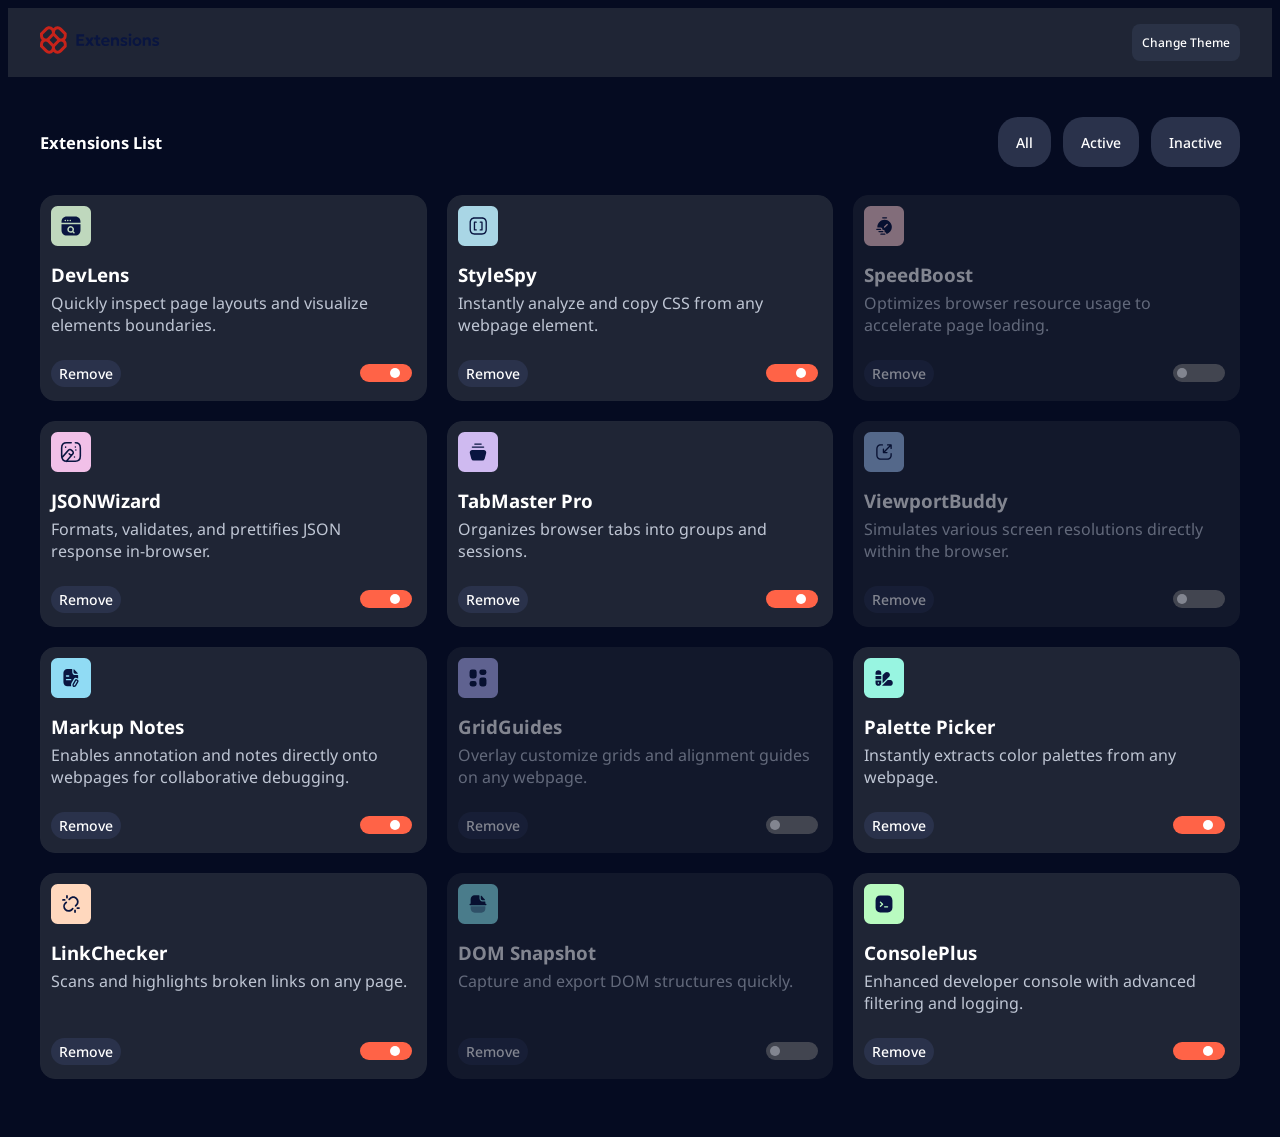
<file: index.html>
<!DOCTYPE html>
<html lang="en">
<head>
    <meta charset="UTF-8">
    <meta name="viewport" content="width=device-width, initial-scale=1.0">
    <title>Extensions List</title>
    <link rel="stylesheet" href="Extensions.css">
    <link rel="stylesheet" href="https://fonts.googleapis.com/css2?family=Noto+Sans:wght@400;500;700&display=swap">
</head>
<body>
    <header>
        <div class="container">
            <div class="header-wrapper">
                <div class="logo">
            <img src="logo.svg" alt="Extensions Logo">
        </div>
        <button id="theme-btn">Change Theme</button>
        </div>
        </div>
        </header>

        <section>
        <div class="container">
        <div class="top-wrapper">
        <h1>Extensions List</h1>
        
        <div class="filter-buttons">
        <button class="filter-all">All</button>
        <button class="filter-active">Active</button>
        <button class="filter-inactive">Inactive</button>
        </div>
        </div>

        </div>
        <div class="container">
            <div class="extensions-grid" >
        <div data-active="true" class="card">
        <div>
        <div class="card-top">
        <img src="logo-devlens.svg" class="icon">
        </div>
        <div class="text">
        <h3>DevLens</h3>
        <p>Quickly inspect page layouts and visualize elements boundaries.</p>
        </div>
        </div> 
        
        <div  class="flick">
        <button class="remove-btn">Remove</button>
        <label class="switch">
            <input type="checkbox">
            <span class="slider"></span>
        </label>
        </div>
    </div>

    <div data-active="true" class="card">
        <div>
        <div class="card-top">
            <img src="logo-style-spy.svg" class="icon">
        </div>
        <div class="text">
        <h3>StyleSpy</h3>
        <p>Instantly analyze and copy CSS from any webpage element.</p>
        </div>
        </div>

        <div class="flick">
        <button class="remove-btn">Remove</button>
        <label class="switch">
            <input type="checkbox">
            <span class="slider"></span>
        </label>
        </div>
    </div>

    <div data-active="false" class="card" >
        <div>
        <div class="card-top">
            <img src="logo-speed-boost.svg" class="icon">
        </div>
        <div class="text">
        <h3>SpeedBoost</h3>
        <p>Optimizes browser resource usage to accelerate page loading.</p>
        </div>
        </div>

        <div class="flick">
        <button class="remove-btn">Remove</button>
        <label class="switch">
            <input type="checkbox">
            <span class="slider"></span>
        </label>
        </div>
    </div>

    <div data-active="true" class="card">
        <div>
        <div class="card-top">
            <img src="logo-json-wizard.svg" class="icon">
        </div>
        <div class="text">
        <h3>JSONWizard</h3>
        <p>Formats, validates, and prettifies JSON response in-browser.</p>
        </div>
        </div>

        <div class="flick">
        <button class="remove-btn">Remove</button>
        <label class="switch">
            <input type="checkbox">
            <span class="slider"></span>
        </label>
        </div>
    </div>

    <div data-active="true" class="card">
        <div>
        <div class="card-top">
            <img src="logo-tab-master-pro.svg" class="icon">
        </div>
        <div class="text">
        <h3>TabMaster Pro</h3>
        <p>Organizes browser tabs into groups and sessions.</p>
        </div>
        </div>

        <div class="flick">
        <button class="remove-btn">Remove</button>
        <label class="switch">
            <input type="checkbox">
            <span class="slider"></span>
        </label>
        </div>
    </div>

    <div data-active="false" class="card">
        <div>
        <div class="card-top">
            <img src="logo-viewport-buddy.svg" class="icon">
        </div>
        <div class="text">
        <h3>ViewportBuddy</h3>
        <p>Simulates various screen resolutions directly within the browser.</p>
        </div>
        </div>

        <div class="flick">
        <button class="remove-btn">Remove</button>
        <label class="switch">
            <input type="checkbox">
            <span class="slider"></span>
        </label>
        </div>
    </div>

    <div data-active="true" class="card">
        <div>
        <div class="card-top">
            <img src="logo-markup-notes.svg" class="icon">
        </div>
        <div class="text">
        <h3>Markup Notes</h3>
        <p>Enables annotation and notes directly onto webpages for collaborative debugging.</p>
        </div>
        </div>

        <div class="flick">
        <button class="remove-btn">Remove</button>
        <label class="switch">
            <input type="checkbox">
            <span class="slider"></span>
        </label>
        </div>
    </div>

    <div data-active="false" class="card">
        <div>
        <div class="card-top">
            <img src="logo-grid-guides.svg" class="icon">
        </div>
        <div class="text">
        <h3>GridGuides</h3>
        <p>Overlay customize grids and alignment guides on any webpage.</p>
        </div>
        </div>

        <div class="flick">
        <button class="remove-btn">Remove</button>
        <label class="switch">
            <input type="checkbox">
            <span class="slider"></span>
        </label>
        </div>
    </div>

    <div data-active="true" class="card">
        <div>
        <div class="card-top">
            <img src="logo-palette-picker.svg" class="icon">
        </div>
        <div class="text">
        <h3>Palette Picker</h3>
        <p>Instantly extracts color palettes from any webpage.</p>
        </div>
        </div>

        <div class="flick">
        <button class="remove-btn">Remove</button>
        <label class="switch">
            <input type="checkbox">
            <span class="slider"></span>
        </label>
        </div>
    </div>

    <div data-active="true" class="card">
        <div>
        <div class="card-top">
            <img src="logo-link-checker.svg" class="icon">
        </div>
        <div class="text">
        <h3>LinkChecker</h3>
        <p>Scans and highlights broken links on any page.</p>
        </div>
        </div>

        <div class="flick">
        <button class="remove-btn">Remove</button>
        <label class="switch">
            <input type="checkbox">
            <span class="slider"></span>
        </label>
        </div>
    </div>

    <div data-active="false" class="card">
        <div>
        <div class="card-top">
            <img src="logo-dom-snapshot.svg" class="icon">
        </div>
        <div class="text">
        <h3>DOM Snapshot</h3>
        <p>Capture and export DOM structures quickly.</p>
        </div>
        </div>

        <div class="flick">
        <button class="remove-btn">Remove</button>
        <label class="switch">
            <input type="checkbox">
            <span class="slider"></span>
        </label>
        </div>
    </div>

    <div data-active="true" class="card">
        <div>
        <div class="card-top">
            <img src="logo-console-plus.svg" class="icon">
        </div>
        <div class="text">
        <h3>ConsolePlus</h3>
        <p>Enhanced developer console with advanced filtering and logging.</p>
        </div>
        </div>

        <div  class="flick">
        <button class="remove-btn">Remove</button>
        <label class="switch">
            <input type="checkbox">
            <span class="slider"></span>
        </label>
        </div>
    </div>
    </div>
    </div>
    </section>
    <script src="Extensions.js"></script>
</body>
</html>
</file>
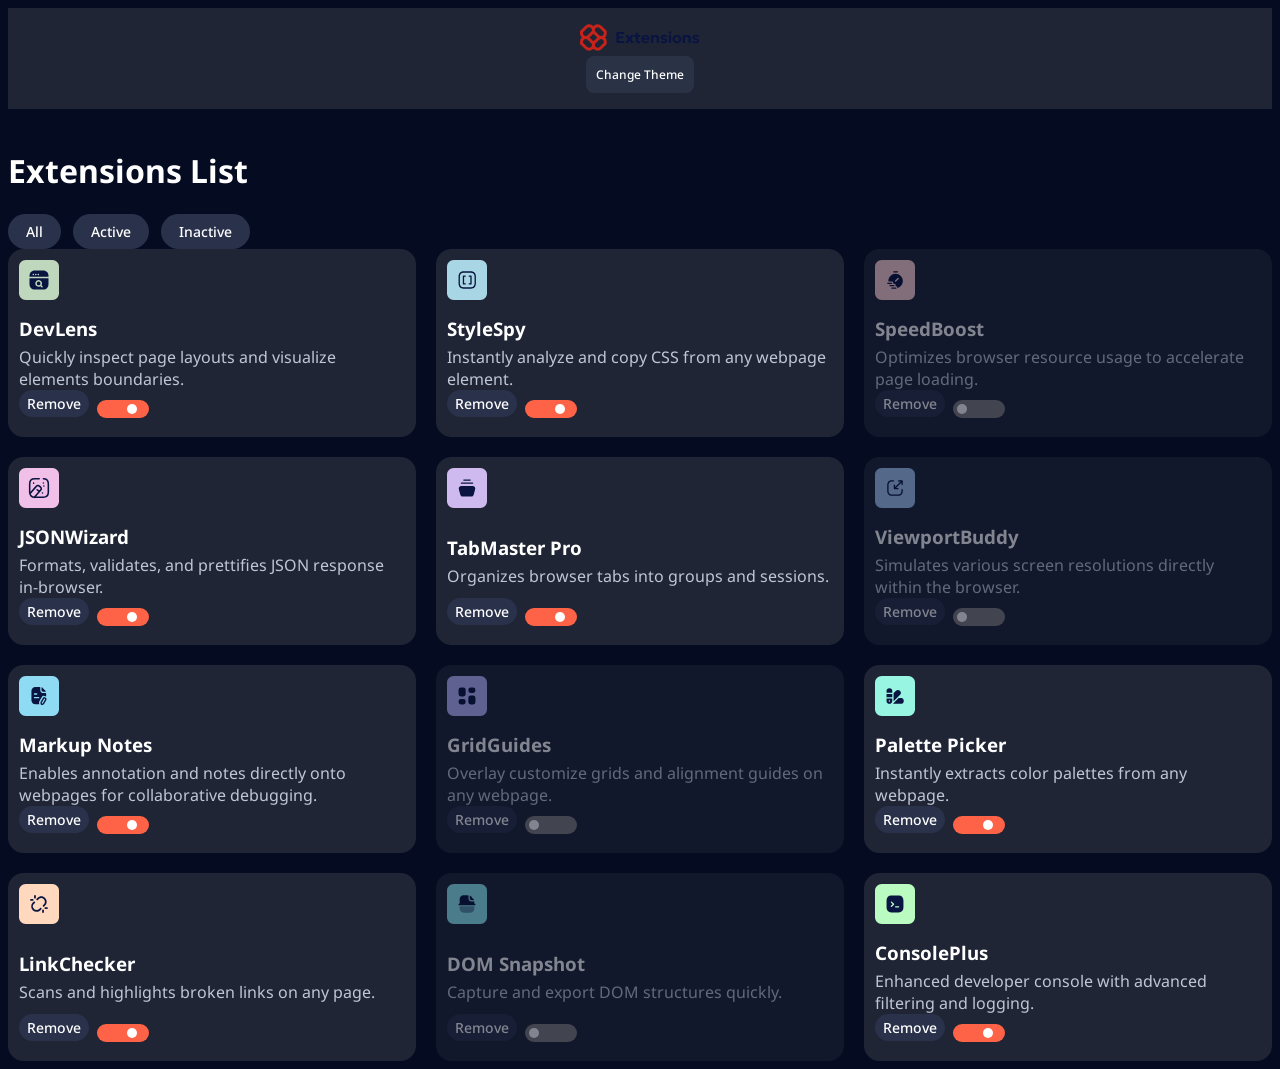
<file: Extensions.html>
<!DOCTYPE html>
<html lang="en">
<head>
    <meta charset="UTF-8">
    <meta name="viewport" content="width=device-width, initial-scale=1.0">
    <title>Extensions List</title>
    <link rel="stylesheet" href="Extensions.css">
    <link rel="stylesheet" href="https://fonts.googleapis.com/css2?family=Noto+Sans:wght@400;500;700&display=swap">
</head>
<body>
    <header id="header">
        <div class="logo">
            <img src="logo.svg" alt="Extensions Logo">
        </div>
        <button id="theme-btn">Change Theme</button>
    </header>
        <div class="top">
        <h1>Extensions List</h1>
        
        <div class="filter-buttons">
        <button class="filter-all">All</button>
        <button class="filter-active">Active</button>
        <button class="filter-inactive">Inactive</button>
        </div>
        </div>
    <div class="extensions-grid" >
        <div data-active="true" class="card">
        <div class="card-top">
            <img src="logo-devlens.svg" class="icon">
        </div>
        <div class="text">
        <h3>DevLens</h3>
        <p>Quickly inspect page layouts and visualize elements boundaries.</p>
        </div>
        <div  id="flicka">
        <button class="remove-btn">Remove</button>
        <label class="switch">
            <input type="checkbox">
            <span class="slider"></span>
        </label>
        </div>
    </div>
    <div data-active="true" class="card">
        <div class="card-top">
            <img src="logo-style-spy.svg" class="icon">
        </div>
        <div class="text">
        <h3>StyleSpy</h3>
        <p>Instantly analyze and copy CSS from any webpage element.</p>
        </div>
        <div id="flickp">
        <button class="remove-btn">Remove</button>
        <label class="switch">
            <input type="checkbox">
            <span class="slider"></span>
        </label>
        </div>
    </div>
    <div data-active="false" class="card" >
        <div class="card-top">
            <img src="logo-speed-boost.svg" class="icon">
        </div>
        <div class="text">
        <h3>SpeedBoost</h3>
        <p>Optimizes browser resource usage to accelerate page loading.</p>
        </div>
        <div id="flicko">
        <button class="remove-btn">Remove</button>
        <label class="switch">
            <input type="checkbox">
            <span class="slider"></span>
        </label>
        </div>
    </div>
    <div data-active="true" class="card">
        <div class="card-top">
            <img src="logo-json-wizard.svg" class="icon">
        </div>
        <div class="text">
        <h3>JSONWizard</h3>
        <p>Formats, validates, and prettifies JSON response in-browser.</p>
        </div>
        <div id="flicki">
        <button class="remove-btn">Remove</button>
        <label class="switch">
            <input type="checkbox">
            <span class="slider"></span>
        </label>
        </div>
    </div>
    <div data-active="true" class="card">
        <div class="card-top">
            <img src="logo-tab-master-pro.svg" class="icon">
        </div>
        <div class="text">
        <h3>TabMaster Pro</h3>
        <p>Organizes browser tabs into groups and sessions.</p>
        </div>
        <div id="flicku">
        <button class="remove-btn">Remove</button>
        <label class="switch">
            <input type="checkbox">
            <span class="slider"></span>
        </label>
        </div>
    </div>
    <div data-active="false" class="card">
        <div class="card-top">
            <img src="logo-viewport-buddy.svg" class="icon">
        </div>
        <div class="text">
        <h3>ViewportBuddy</h3>
        <p>Simulates various screen resolutions directly within the browser.</p>
        </div>
        <div id="flicky">
        <button class="remove-btn">Remove</button>
        <label class="switch">
            <input type="checkbox">
            <span class="slider"></span>
        </label>
        </div>
    </div>
    <div data-active="true" class="card">
        <div class="card-top">
            <img src="logo-markup-notes.svg" class="icon">
        </div>
        <div class="text">
        <h3>Markup Notes</h3>
        <p>Enables annotation and notes directly onto webpages for collaborative debugging.</p>
        </div>
        <div id="flickt">
        <button class="remove-btn">Remove</button>
        <label class="switch">
            <input type="checkbox">
            <span class="slider"></span>
        </label>
        </div>
    </div>
    <div data-active="false" class="card">
        <div class="card-top">
            <img src="logo-grid-guides.svg" class="icon">
        </div>
        <div class="text">
        <h3>GridGuides</h3>
        <p>Overlay customize grids and alignment guides on any webpage.</p>
        </div>
        <div id="flickr">
        <button class="remove-btn">Remove</button>
        <label class="switch">
            <input type="checkbox">
            <span class="slider"></span>
        </label>
        </div>
    </div>
    <div data-active="true" class="card">
        <div class="card-top">
            <img src="logo-palette-picker.svg" class="icon">
        </div>
        <div class="text">
        <h3>Palette Picker</h3>
        <p>Instantly extracts color palettes from any webpage.</p>
        </div>
        <div id="flicke">
        <button class="remove-btn">Remove</button>
        <label class="switch">
            <input type="checkbox">
            <span class="slider"></span>
        </label>
        </div>
    </div>
    <div data-active="true" class="card">
        <div class="card-top">
            <img src="logo-link-checker.svg" class="icon">
        </div>
        <div class="text">
        <h3>LinkChecker</h3>
        <p>Scans and highlights broken links on any page.</p>
        </div>
        <div id="flickw">
        <button class="remove-btn">Remove</button>
        <label class="switch">
            <input type="checkbox">
            <span class="slider"></span>
        </label>
        </div>
    </div>
    <div data-active="false" class="card">
        <div class="card-top">
            <img src="logo-dom-snapshot.svg" class="icon">
        </div>
        <div class="text">
        <h3>DOM Snapshot</h3>
        <p>Capture and export DOM structures quickly.</p>
        </div>
        <div id="flickq">
        <button class="remove-btn">Remove</button>
        <label class="switch">
            <input type="checkbox">
            <span class="slider"></span>
        </label>
        </div>
    </div>
    <div data-active="true" class="card">
        <div class="card-top">
            <img src="logo-console-plus.svg" class="icon">
        </div>
        <div class="text">
        <h3>ConsolePlus</h3>
        <p>Enhanced developer console with advanced filtering and logging.</p>
        </div>
        <div  id="flick">
        <button class="remove-btn">Remove</button>
        <label class="switch">
            <input type="checkbox">
            <span class="slider"></span>
        </label>
        </div>
    </div>
    </div>
    <script src="Extensions.js"></script>
</body>
</html>
</file>
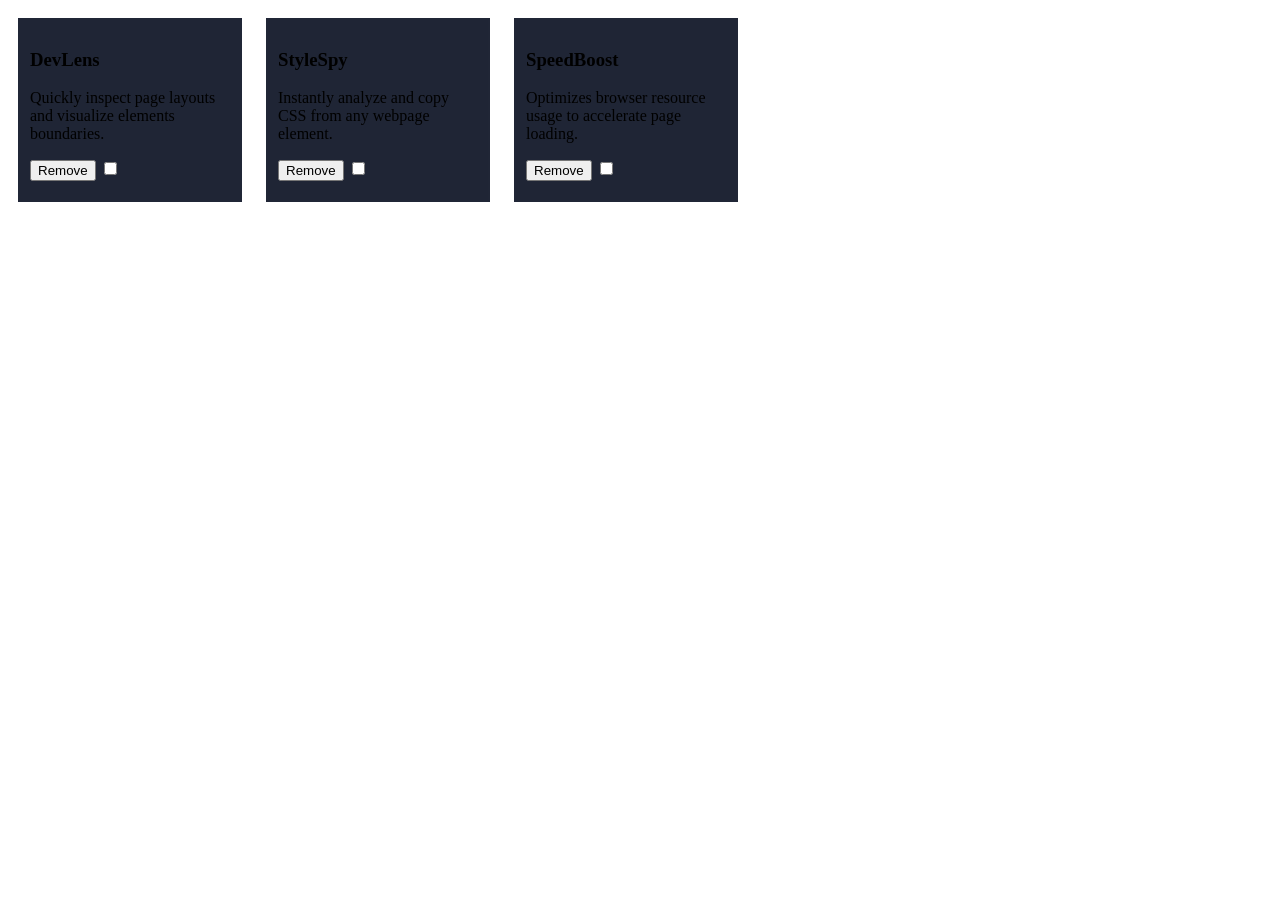
<file: lol.html>
<!DOCTYPE html>
 <html lang="en">
 <head>
    <meta charset="UTF-8">
    <meta name="viewport" content="width=device-width, initial-scale=1.0">
    <title>Document</title>
    <link rel="stylesheet" href="lol.css">
 </head>
 <body>
    <div data-active="true" class="extensions-grid">
        <h3>DevLens</h3>
        <p>Quickly inspect page layouts and visualize elements boundaries.</p>
        <button class="remove-btn">Remove</button>
        <label class="switch">
            <input type="checkbox">
            <span class="slider"></span>
        </label>
    </div>
    <div data-active="true" class="extensions-grid">
        <h3>StyleSpy</h3>
        <p>Instantly analyze and copy CSS from any webpage element.</p>
        <button class="remove-btn">Remove</button>
        <label class="switch">
            <input type="checkbox">
            <span class="slider"></span>
        </label>
    </div>
    <div data-active="false" class="extensions-grid" >
        <h3>SpeedBoost</h3>
        <p>Optimizes browser resource usage to accelerate page loading.</p>
        <button class= "remove-btn">Remove</button>
        <label class="switch">
            <input type="checkbox">
            <span class="slider"></span>
        </label>
    </div>
    <script src="lol.js"></script>
 </body>
 </html>
</file>
<file: Extensions.css>
.extensions-grid{
    width: 100%;
    display: grid;
    grid-template-columns: repeat(1, 1fr);
    gap: 10px;
}
body {
    background-color: var(--bg-color);
    color: white;
    transition: background-color 0.3s, color 0.3s;
    font-family: "Noto Sans", sans-serif;
}

button {
    background-color: var(--button-bg);
    color: var(--text-color);
    border-radius: 16px;
    cursor: pointer;
    font-family: "Noto Sans", sans-serif;
    font-weight: 500;
    border: none;
    font-size: 14px;
    padding: 4px 8px;
}
button:hover {
    background-color: var(--accent);
    color: black;
}
h3 {
    color: var(--h3-color);
    font-weight: 700;
}
h1 {
    color: var(--h1-color);
    font-weight: 700;
}
p {
    color: #bfc6d4;
}
.switch {
    position: relative;
    display: inline-block;
    width: 60px;
    height: 34px;
    justify-content: space-between;
}
.switch input {
    opacity: 0;
    width: 0;
    height: 0;
}
.slider {
    position: absolute;
    cursor: pointer;
    top: 8px;
    left: 4px;
    right: 4px;
    bottom: 8px;
    background-color: grey;
    transition: 0.4s;
    border-radius: 34px;
}
.slider::before {
    position: absolute;
    content: "";
    height: 10px;
    width: 10px;
    left: 4px;
    bottom: 4px;
    background-color: white;
    transition: 0.4s;
    border-radius: 50%;
}
input:checked + .slider {
    background-color: tomato;
}
input:checked + .slider::before {
    transform: translateX(26px);
}

.top-wrapper{
    width: 100%;
    display: flex;
    flex-direction: column;
    justify-content: space-between;
    margin-bottom: 20px;
    gap: 12px;
}

img{
    width: 120px;
    height: auto;
}
#theme-btn{
    background-color: var(--theme-btn-bg);
    border: none;
    padding: 10px;
    border-radius: 8px;
    cursor: pointer;
    color: var(--theme-btn-color);
    font-size: 12px;
}
.inactive{
    opacity: 0.5;
}
:root {
    --bg-color: #050b21;
    --card-bg: #1f2535;
    --text-color: #ffffff;
    --button-bg: #2a324b;
    --accent: #ff6b6b;
    --header-bg: #1f2535;
    --h1-color: #ffffff;
    --h3-color: #ffffff;
    --theme-btn-bg: #2a3246;
    --theme-btn-color: #ffffff;
}
body.light-theme {
    --bg-color: #f5f7fa;
    --card-bg: #ffffff;
    --text-color: #1a1a1a;
    --button-bg: #ffffff;
    --accent: #ff6b6b;
    --header-bg: #ffffff;
    --h1-color: #1a1a1a;
    --h3-color: #1a1a1a;
    --theme-btn-bg: #bfc6d4;
    --theme-btn-color: #1a1a1a;
}
.icon{
    height: 40px;
    width: 40px;
}
.card-top{
    display: flex;
    align-items: flex-start;
    gap: 15px;
    margin-bottom: 16px;
}
.card{
    background-color: var(--card-bg);
    padding: 10px;
    border: 1px solid #202636;
    border-radius: 15px;
    display: flex;
    flex-direction: column;
    justify-content: space-between;
}
.flick{
    display: flex;
    justify-content: space-between;
    align-items: center;
    margin-top: 20px;
}
.text h3{
     margin: 0;
}
.text p{
    margin: 5px 0 0;
}
.filter-buttons{
  display: flex;
  gap: 12px;
}
.filter-active{
  padding: 8px 18px;
  border-radius: 20px;
  font-size: 14px;
  border: none;
  transition: all linear 0.2s;
}
.filter-all{
  padding: 8px 18px;
  border-radius: 20px;
  font-size: 14px;
  border: none;
  transition: all linear 0.2s;
}
.filter-inactive{
  padding: 8px 18px;
  border-radius: 20px;
  font-size: 14px;
  border: none;
  transition: all linear 0.2s;
}
header{
    padding: 16px 0;
    margin-bottom: 40px;
    background-color: var(--header-bg);
}
.container{
    width: 320px;
}
.header-wrapper{
    width: 100%;
    display: flex;
    justify-content: space-between;
    align-items: center;
}
header,
section{
    width: 100%;
    display: flex;
    flex-direction: column;
    align-items: center;
    justify-content: center;
}
section{
    padding-bottom: 50px;
}
@media(min-width: 425px){
    .container{
        width: 420px;
    }
}
@media(min-width: 530px){
    .container{
        width: 530px;
    }
    .top-wrapper{
        flex-direction: row;
        gap: 0;
        justify-content: space-between;
    }
}
@media(min-width: 780px){
    .container{
        width: 790px;
    }
    .extensions-grid{
        grid-template-columns: repeat(2, 1fr);
    }
    .top-wrapper{
       flex-direction: row;
        gap: 0;
        justify-content: space-between; 
        font-size: 11px;
    }
}
@media(min-width: 850px){
    .container{
        width: 850px;
    }
    .extensions-grid{
        gap: 20px;
    }
    .top-wrapper{
       flex-direction: row;
        gap: 0;
        justify-content: space-between; 
        font-size: 11px;
        margin-bottom: 28px;
    }
}
@media(min-width: 1024px){
    .container{
        width: 1000px;
    }
    .extensions-grid{
        grid-template-columns: repeat(3, 1fr);
    }
    .top-wrapper{
       flex-direction: row;
        gap: 0;
        justify-content: space-between; 
        font-size: 11px;
    }
}
@media(min-width: 1200px){
    .container{
        width: 1200px;
    }
    .header-wrapper{
        flex-direction: row;
        justify-content: space-between;
    }
}
@media(min-width: 1400px){
    .container{
        width: 1400px;
    }
}
@media(min-width: 1520px){
    .container{
        width: 1520px;
    }
}
@media(min-width: 1700px){
    .container{
        width: 1700px;
    }
    .extensions-grid{
        grid-template-columns: repeat(4, 1fr);
    }
}
@media(min-width: 1920px){
    .container{
        width: 1920px;
    }
    .extensions-grid{
        grid-template-columns: repeat(4, 1fr);
    }
}
</file>
<file: lol.css>
.extensions-grid{
    width: 200px;
    height: 160px;
    background-color: lightblue;
    margin: 10px;
    padding: 10px;
    border: 2px solid #202636;
    display: inline-block;
    background-color:  #1f2535;
}
</file>
